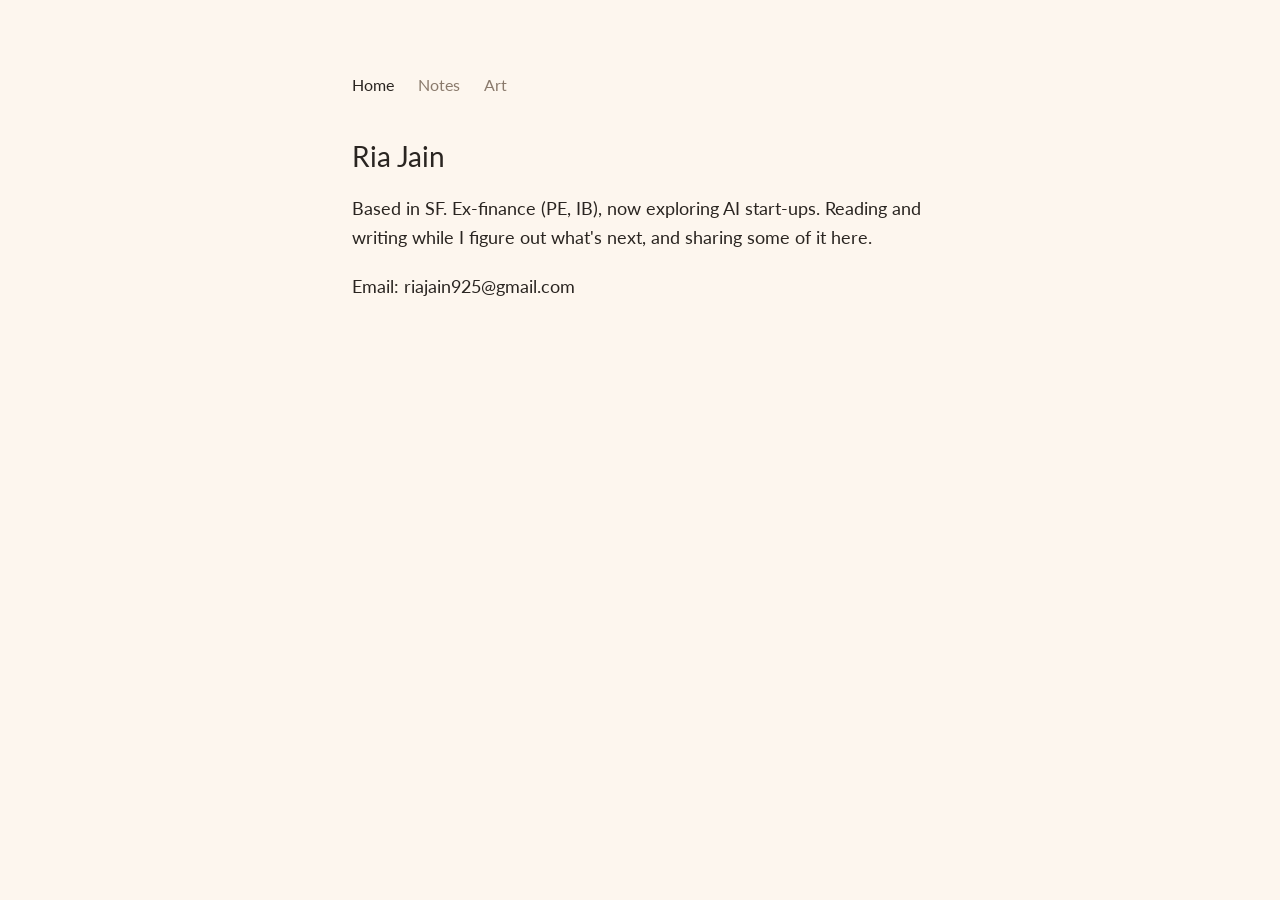
<file: index.html>
<!doctype html>
<html lang="en">
<head>
<title>Ria Jain</title>
<meta name="claude:viewport-fit-sides" content="cover">
<meta charset="utf-8">
<meta name="viewport" content="width=device-width, initial-scale=1, viewport-fit=cover">
<link rel="stylesheet" href="https://fonts.googleapis.com/css2?family=Lato:ital,wght@0,400;0,700;1,400&display=swap">
<link rel="stylesheet" href="style.css">
</head>
<body>
<div class="page">
  <nav aria-label="Pages">
    <a href="index.html" aria-current="page">Home</a>
    <a href="writing.html">Notes</a>
    <a href="art.html">Art</a>
  </nav>
  <main>
    <h1>Ria Jain</h1>
    <p>Based in SF. Ex-finance (PE, IB), now exploring AI start-ups. Reading and writing while I figure out what's next, and sharing some of it here.</p>
    <p>Email: riajain925@gmail.com</p>
  </main>
</div>
</body>
</html>
</file>
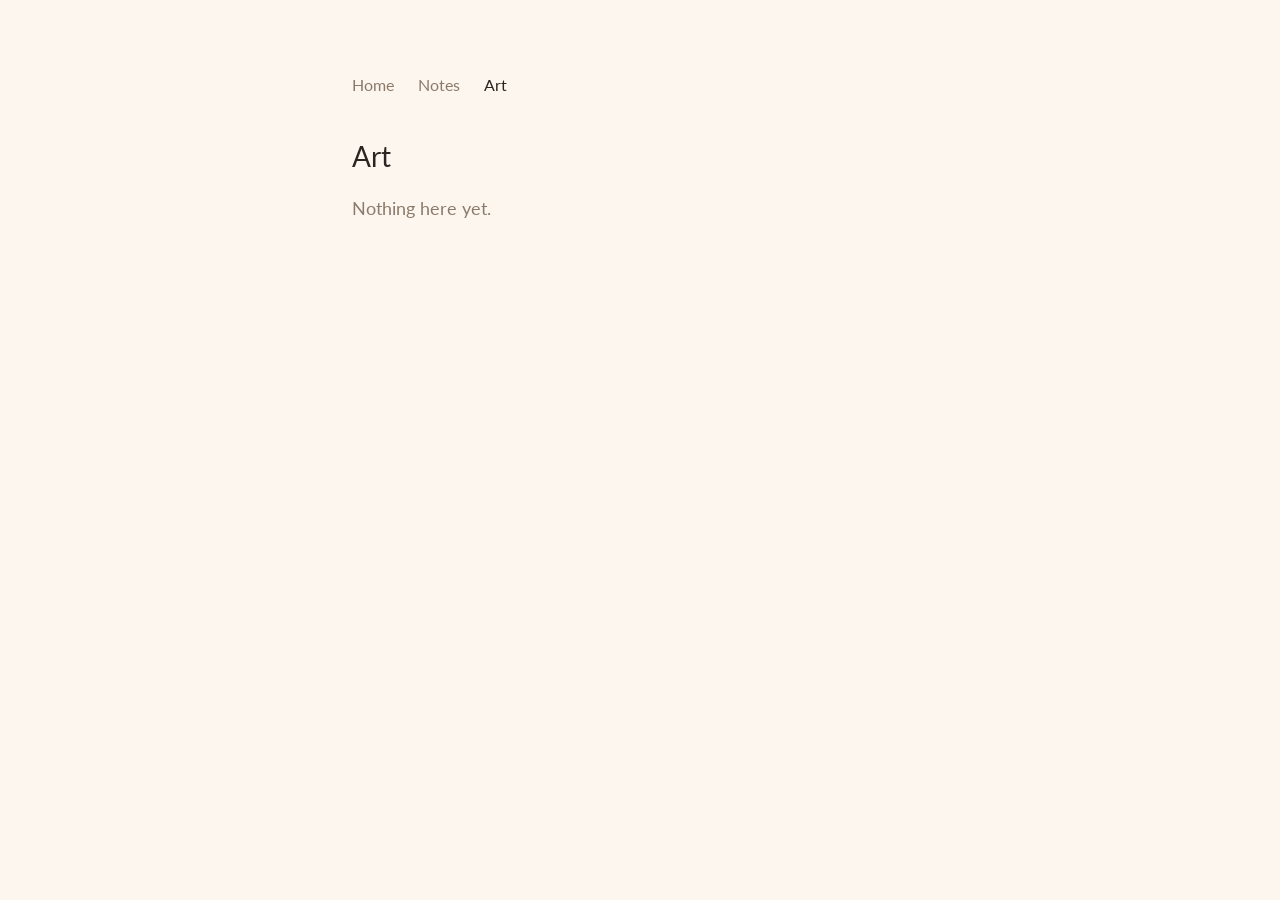
<file: art.html>
<!doctype html>
<html lang="en">
<head>
<title>Art</title>
<meta charset="utf-8">
<meta name="viewport" content="width=device-width, initial-scale=1, viewport-fit=cover">
<link rel="stylesheet" href="https://fonts.googleapis.com/css2?family=Lato:ital,wght@0,400;0,700;1,400&display=swap">
<link rel="stylesheet" href="style.css">
</head>
<body>
<div class="page">
  <nav aria-label="Pages">
    <a href="index.html">Home</a>
    <a href="writing.html">Notes</a>
    <a href="art.html" aria-current="page">Art</a>
  </nav>
  <main>
    <h1>Art</h1>
    <p class="muted">Nothing here yet.</p>
    <!--
      To add a piece: put the image in the art/ folder, then add one
      figure to the grid below. Delete the "Nothing here yet" line once
      you have something to show.

      <figure><img src="art/dog-on-couch.jpg" alt="Oil painting of a dog on a couch"><figcaption>Dog on the couch, oil, 2026</figcaption></figure>
    -->
    <div class="art">
    </div>
  </main>
</div>
</body>
</html>
</file>
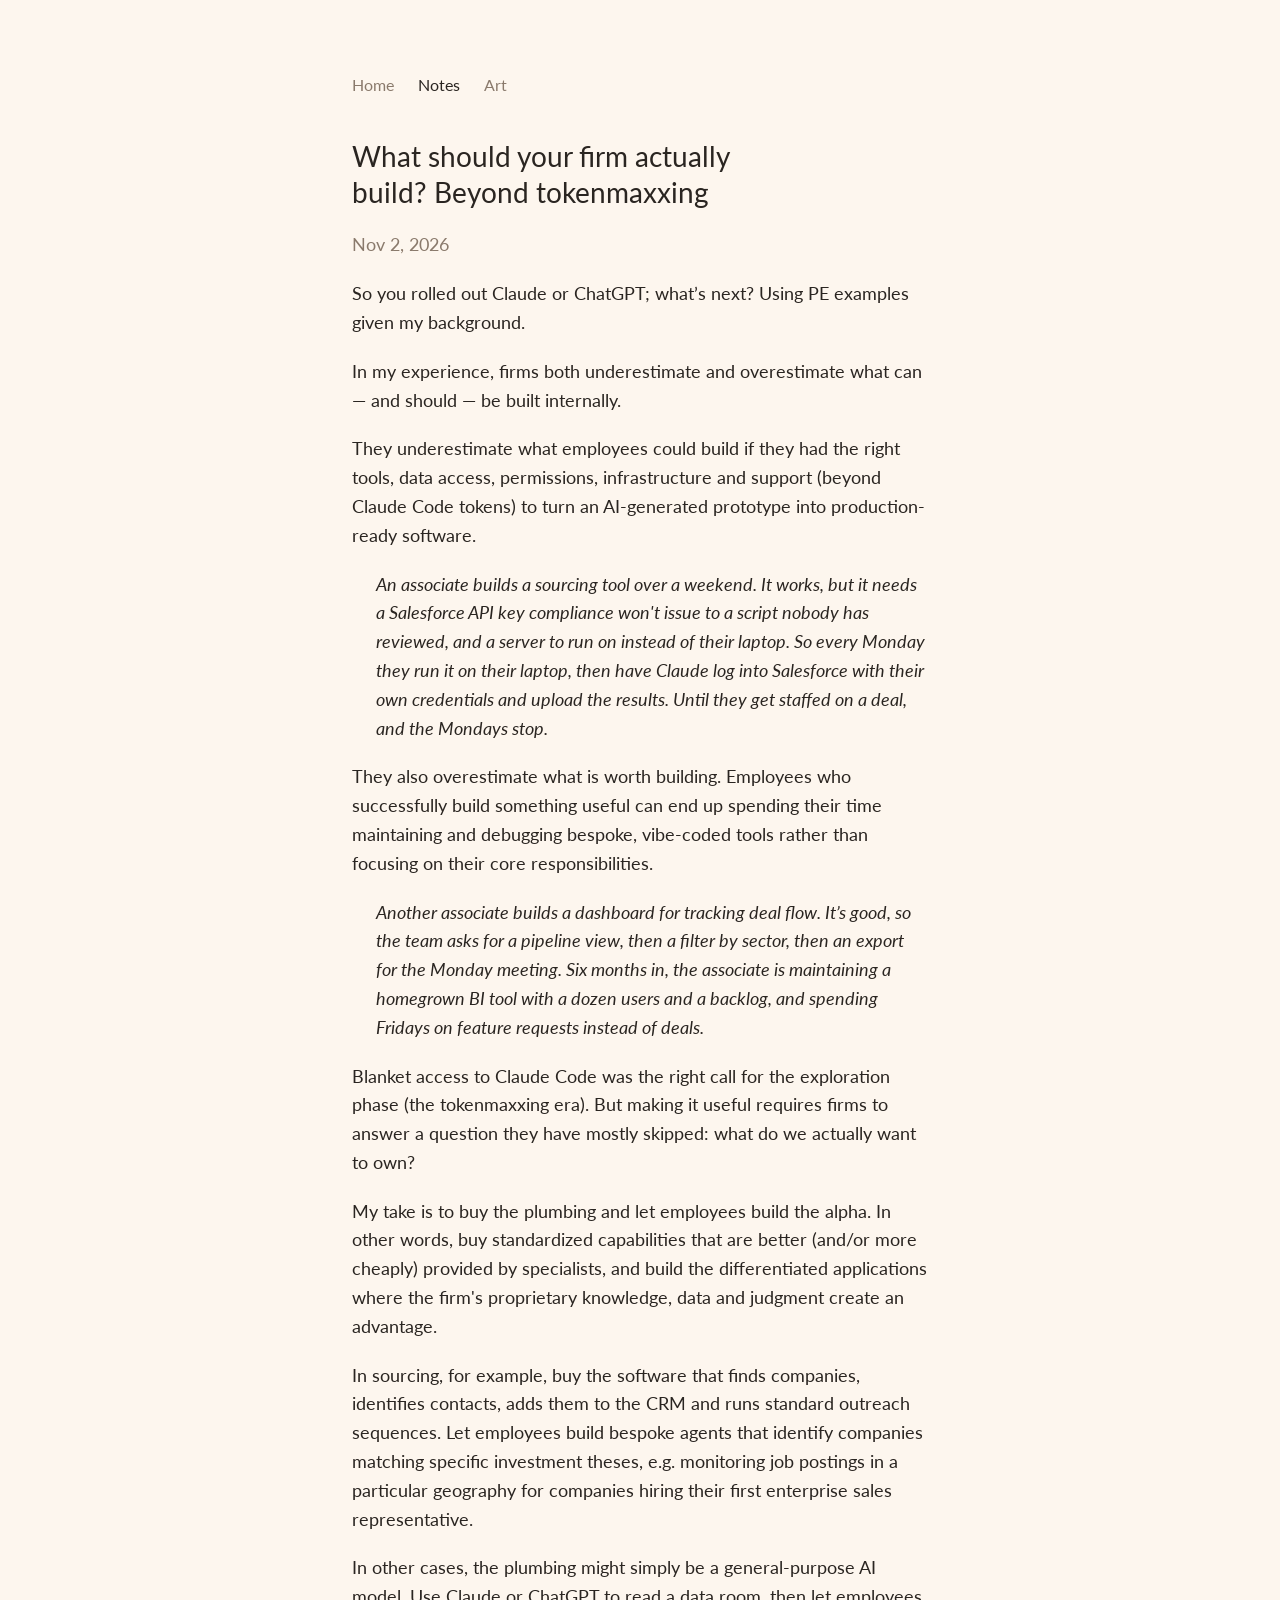
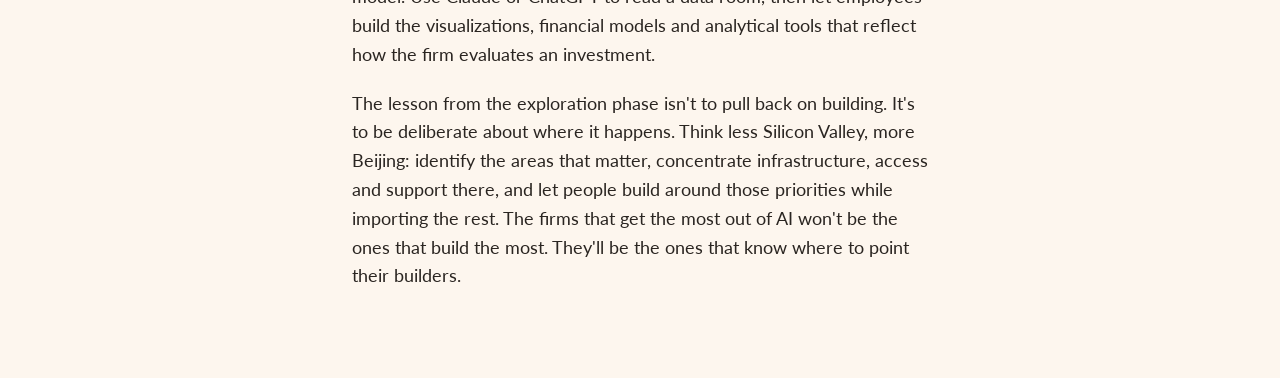
<file: posts/deciding-what-to-vibe-code.html>
<!doctype html>
<html lang="en">
<head>
<title>What should your firm actually build? Beyond tokenmaxxing</title>
<meta charset="utf-8">
<meta name="viewport" content="width=device-width, initial-scale=1, viewport-fit=cover">
<link rel="stylesheet" href="https://fonts.googleapis.com/css2?family=Lato:ital,wght@0,400;0,700;1,400&display=swap">
<link rel="stylesheet" href="../style.css?v=4">
</head>
<body>
<div class="page">
  <nav aria-label="Pages">
    <a href="../index.html">Home</a>
    <a href="../writing.html" aria-current="page">Notes</a>
    <a href="../art.html">Art</a>
  </nav>
  <main>
    <h1>What should your firm actually build? Beyond tokenmaxxing</h1>
    <p class="muted">Nov 2, 2026</p>
    <p>So you rolled out Claude or ChatGPT; what’s next? Using PE examples given my background.</p>
    <p>In my experience, firms both underestimate and overestimate what can — and should — be built internally.</p>
    <p>They underestimate what employees could build if they had the right tools, data access, permissions, infrastructure and support (beyond Claude Code tokens) to turn an AI-generated prototype into production-ready software.</p>
    <p class="example">An associate builds a sourcing tool over a weekend. It works, but it needs a Salesforce API key compliance won&#x27;t issue to a script nobody has reviewed, and a server to run on instead of their laptop. So every Monday they run it on their laptop, then have Claude log into Salesforce with their own credentials and upload the results. Until they get staffed on a deal, and the Mondays stop.</p>
    <p>They also overestimate what is worth building. Employees who successfully build something useful can end up spending their time maintaining and debugging bespoke, vibe-coded tools rather than focusing on their core responsibilities.</p>
    <p class="example">Another associate builds a dashboard for tracking deal flow. It’s good, so the team asks for a pipeline view, then a filter by sector, then an export for the Monday meeting. Six months in, the associate is maintaining a homegrown BI tool with a dozen users and a backlog, and spending Fridays on feature requests instead of deals.</p>
    <p>Blanket access to Claude Code was the right call for the exploration phase (the tokenmaxxing era). But making it useful requires firms to answer a question they have mostly skipped: what do we actually want to own?</p>
    <p>My take is to buy the plumbing and let employees build the alpha. In other words, buy standardized capabilities that are better (and/or more cheaply) provided by specialists, and build the differentiated applications where the firm&#x27;s proprietary knowledge, data and judgment create an advantage.</p>
    <p>In sourcing, for example, buy the software that finds companies, identifies contacts, adds them to the CRM and runs standard outreach sequences. Let employees build bespoke agents that identify companies matching specific investment theses, e.g. monitoring job postings in a particular geography for companies hiring their first enterprise sales representative.</p>
    <p>In other cases, the plumbing might simply be a general-purpose AI model. Use Claude or ChatGPT to read a data room, then let employees build the visualizations, financial models and analytical tools that reflect how the firm evaluates an investment.</p>
    <p>The lesson from the exploration phase isn&#x27;t to pull back on building. It&#x27;s to be deliberate about where it happens. Think less Silicon Valley, more Beijing: identify the areas that matter, concentrate infrastructure, access and support there, and let people build around those priorities while importing the rest. The firms that get the most out of AI won&#x27;t be the ones that build the most. They&#x27;ll be the ones that know where to point their builders.</p>
  </main>
</div>
</body>
</html>
</file>
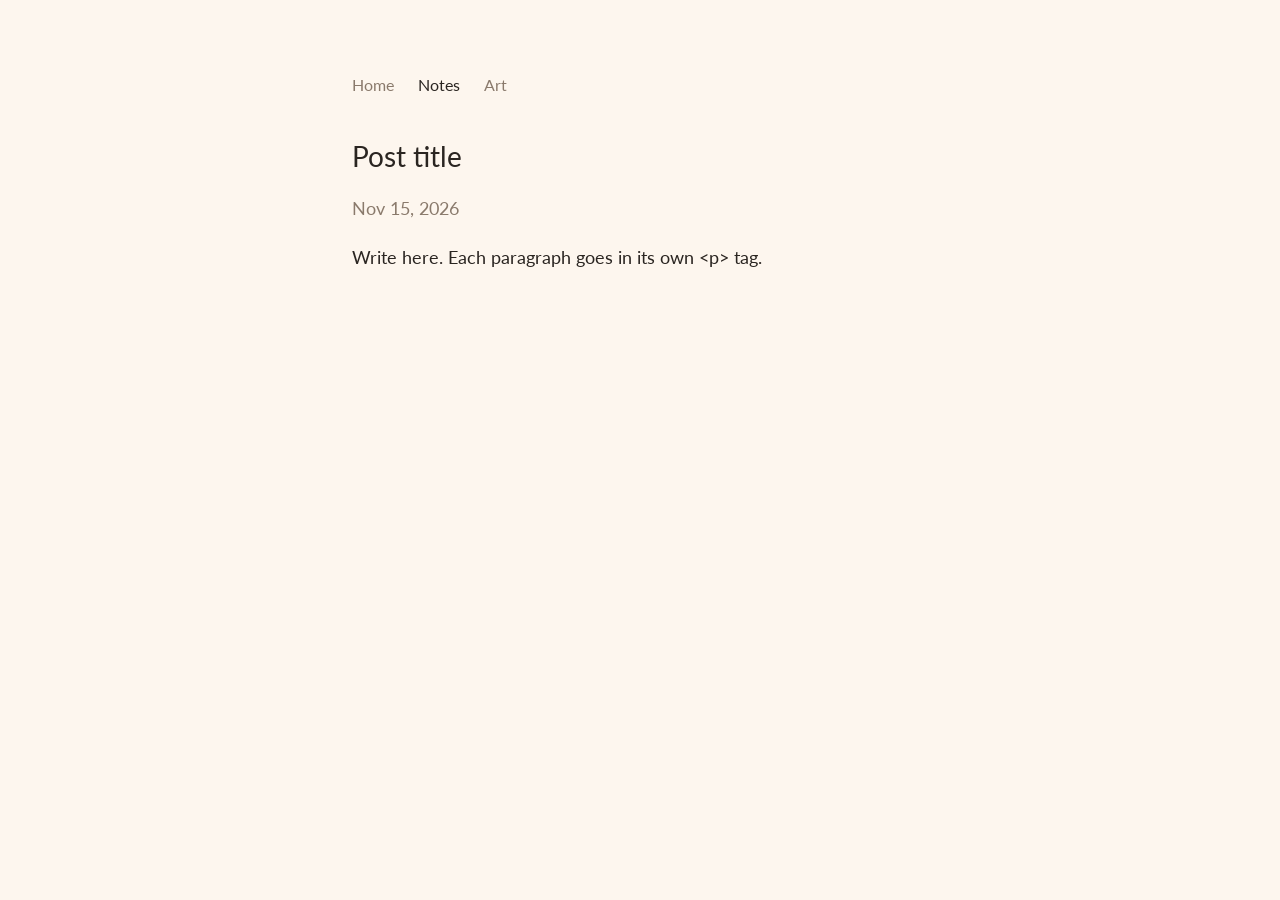
<file: posts/TEMPLATE.html>
<!doctype html>
<html lang="en">
<head>
<title>Post title</title>
<meta charset="utf-8">
<meta name="viewport" content="width=device-width, initial-scale=1, viewport-fit=cover">
<link rel="stylesheet" href="https://fonts.googleapis.com/css2?family=Lato:ital,wght@0,400;0,700;1,400&display=swap">
<link rel="stylesheet" href="../style.css">
</head>
<body>
<div class="page">
  <nav aria-label="Pages">
    <a href="../index.html">Home</a>
    <a href="../writing.html" aria-current="page">Notes</a>
    <a href="../art.html">Art</a>
  </nav>
  <main>
    <h1>Post title</h1>
    <p class="muted">Nov 15, 2026</p>
    <p>Write here. Each paragraph goes in its own &lt;p&gt; tag.</p>
  </main>
</div>
</body>
</html>
</file>
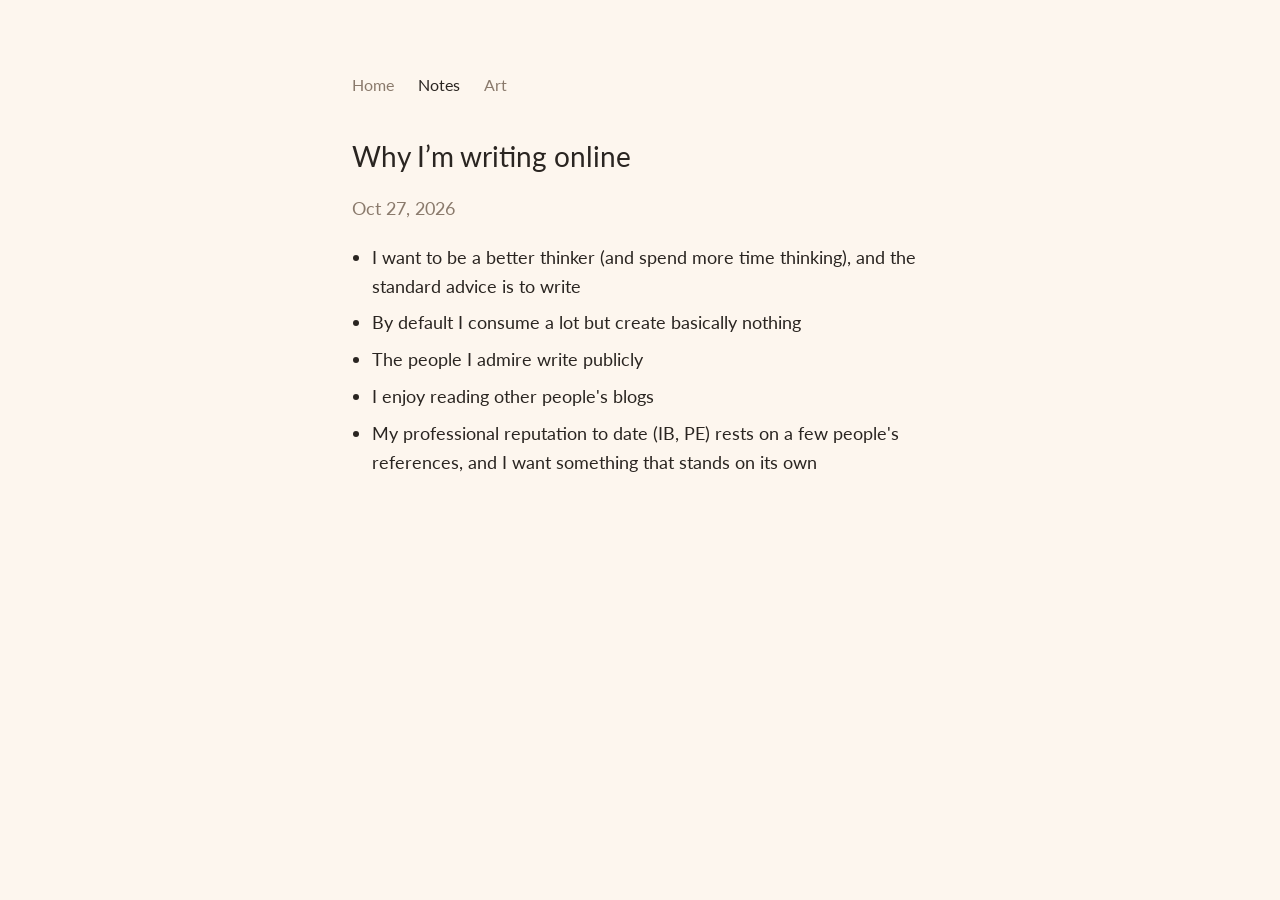
<file: posts/why-im-writing-online.html>
<!doctype html>
<html lang="en">
<head>
<title>Why I’m writing online</title>
<meta charset="utf-8">
<meta name="viewport" content="width=device-width, initial-scale=1, viewport-fit=cover">
<link rel="stylesheet" href="https://fonts.googleapis.com/css2?family=Lato:ital,wght@0,400;0,700;1,400&display=swap">
<link rel="stylesheet" href="../style.css?v=3">
</head>
<body>
<div class="page">
  <nav aria-label="Pages">
    <a href="../index.html">Home</a>
    <a href="../writing.html" aria-current="page">Notes</a>
    <a href="../art.html">Art</a>
  </nav>
  <main>
    <h1>Why I’m writing online</h1>
    <p class="muted">Oct 27, 2026</p>
    <ul>
      <li>I want to be a better thinker (and spend more time thinking), and the standard advice is to write</li>
      <li>By default I consume a lot but create basically nothing</li>
      <li>The people I admire write publicly</li>
      <li>I enjoy reading other people&#x27;s blogs</li>
      <li>My professional reputation to date (IB, PE) rests on a few people&#x27;s references, and I want something that stands on its own</li>
    </ul>
  </main>
</div>
</body>
</html>
</file>
<file: style.css>
:root {
  --bg: #fdf6ee; --fg: #2a2521; --muted: #8a7a6c; --rule: #ecdfd2; --accent: #c2622a;
  --body: Lato, "Segoe UI", Calibri, sans-serif;
}
@media (prefers-color-scheme: dark) {
  :root:not([data-theme="light"]) { --bg: #1e1915; --fg: #f1e9e0; --muted: #a2948a; --rule: #342c26; --accent: #e8955f; color-scheme: dark; }
}
:root[data-theme="dark"] { --bg: #1e1915; --fg: #f1e9e0; --muted: #a2948a; --rule: #342c26; --accent: #e8955f; color-scheme: dark; }
body {
  background: var(--bg); color: var(--fg);
  font-family: var(--body); font-size: 1.125rem; line-height: 1.6;
  padding-left: max(16px, env(safe-area-inset-left, 0px));
  padding-right: max(16px, env(safe-area-inset-right, 0px));
  padding-block: 0;
}
.page { max-width: 36rem; margin: 0 auto; padding-block: 4rem 5rem; display: grid; gap: 2.5rem; }
nav { display: flex; gap: 1.5rem; font-size: 1rem; }
nav a { color: var(--muted); text-decoration: none; }
nav a:hover, nav a[aria-current="page"] { color: var(--fg); }
h1 { font-size: 1.75rem; font-weight: 400; margin: 0; line-height: 1.3; text-wrap: balance; }
p { margin: 0; }
main { display: grid; gap: 1.25rem; }
a { color: var(--accent); text-decoration: underline; text-decoration-thickness: 1px; text-underline-offset: 3px; }
a:focus-visible { outline: 2px solid var(--accent); outline-offset: 3px; }
.muted { color: var(--muted); }
.example { font-style: italic; margin-left: 1.5rem; }
main ul:not(.posts) { margin: 0; padding-left: 1.25rem; display: grid; gap: 0.5rem; }
ul.posts { list-style: none; margin: 0; padding: 0; display: grid; }
ul.posts li { display: grid; gap: 0.2rem; padding-block: 1rem; border-bottom: 1px solid var(--rule); }
ul.posts li a { color: var(--fg); text-decoration: none; min-width: 0; }
ul.posts li a:hover { color: var(--accent); }
ul.posts time { color: var(--muted); font-size: 0.95rem; font-variant-numeric: tabular-nums; }
.art { display: grid; grid-template-columns: repeat(auto-fill, minmax(10rem, 1fr)); gap: 1rem; }
.art img { width: 100%; max-width: 100%; height: auto; display: block; }
.art figcaption { color: var(--muted); font-size: 0.95rem; margin-top: 0.35rem; }
</file>
